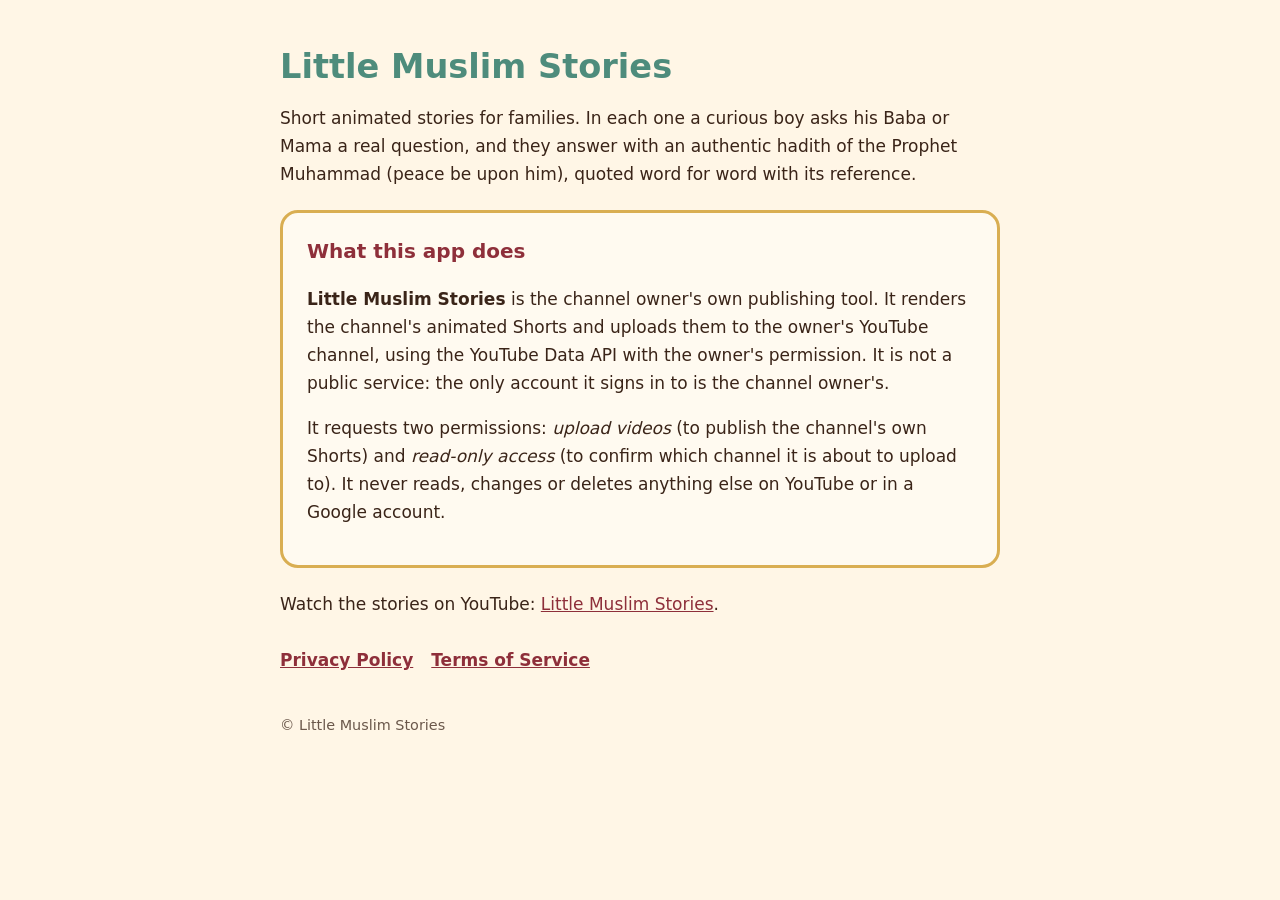
<file: index.html>
<!doctype html>
<html lang="en">
<head>
<meta charset="utf-8">
<meta name="viewport" content="width=device-width, initial-scale=1">
<meta name="google-site-verification" content="rFGk67X8x3Eu3S3_AU2sZNuVIUm1pkw4C7IswVCEiKc" />
<title>Little Muslim Stories</title>
<meta name="description" content="Little Muslim Stories: short animated Islamic stories for families, published on YouTube.">
<link rel="stylesheet" href="style.css">
</head>
<body>
<main>
<h1>Little Muslim Stories</h1>
<p>Short animated stories for families. In each one a curious boy asks his Baba or Mama a real question, and they answer with an authentic hadith of the Prophet Muhammad (peace be upon him), quoted word for word with its reference.</p>

<div class="card">
<h2 style="margin-top:0">What this app does</h2>
<p><strong>Little Muslim Stories</strong> is the channel owner's own publishing tool. It renders the channel's animated Shorts and uploads them to the owner's YouTube channel, using the YouTube Data API with the owner's permission. It is not a public service: the only account it signs in to is the channel owner's.</p>
<p>It requests two permissions: <em>upload videos</em> (to publish the channel's own Shorts) and <em>read-only access</em> (to confirm which channel it is about to upload to). It never reads, changes or deletes anything else on YouTube or in a Google account.</p>
</div>

<p>Watch the stories on YouTube: <a href="https://www.youtube.com/channel/UC2u6boJHM7PnhLbVdqCeNrg">Little Muslim Stories</a>.</p>

<nav><a href="privacy.html">Privacy Policy</a><a href="terms.html">Terms of Service</a></nav>
<footer>&copy; Little Muslim Stories</footer>
</main>
</body>
</html>
</file>
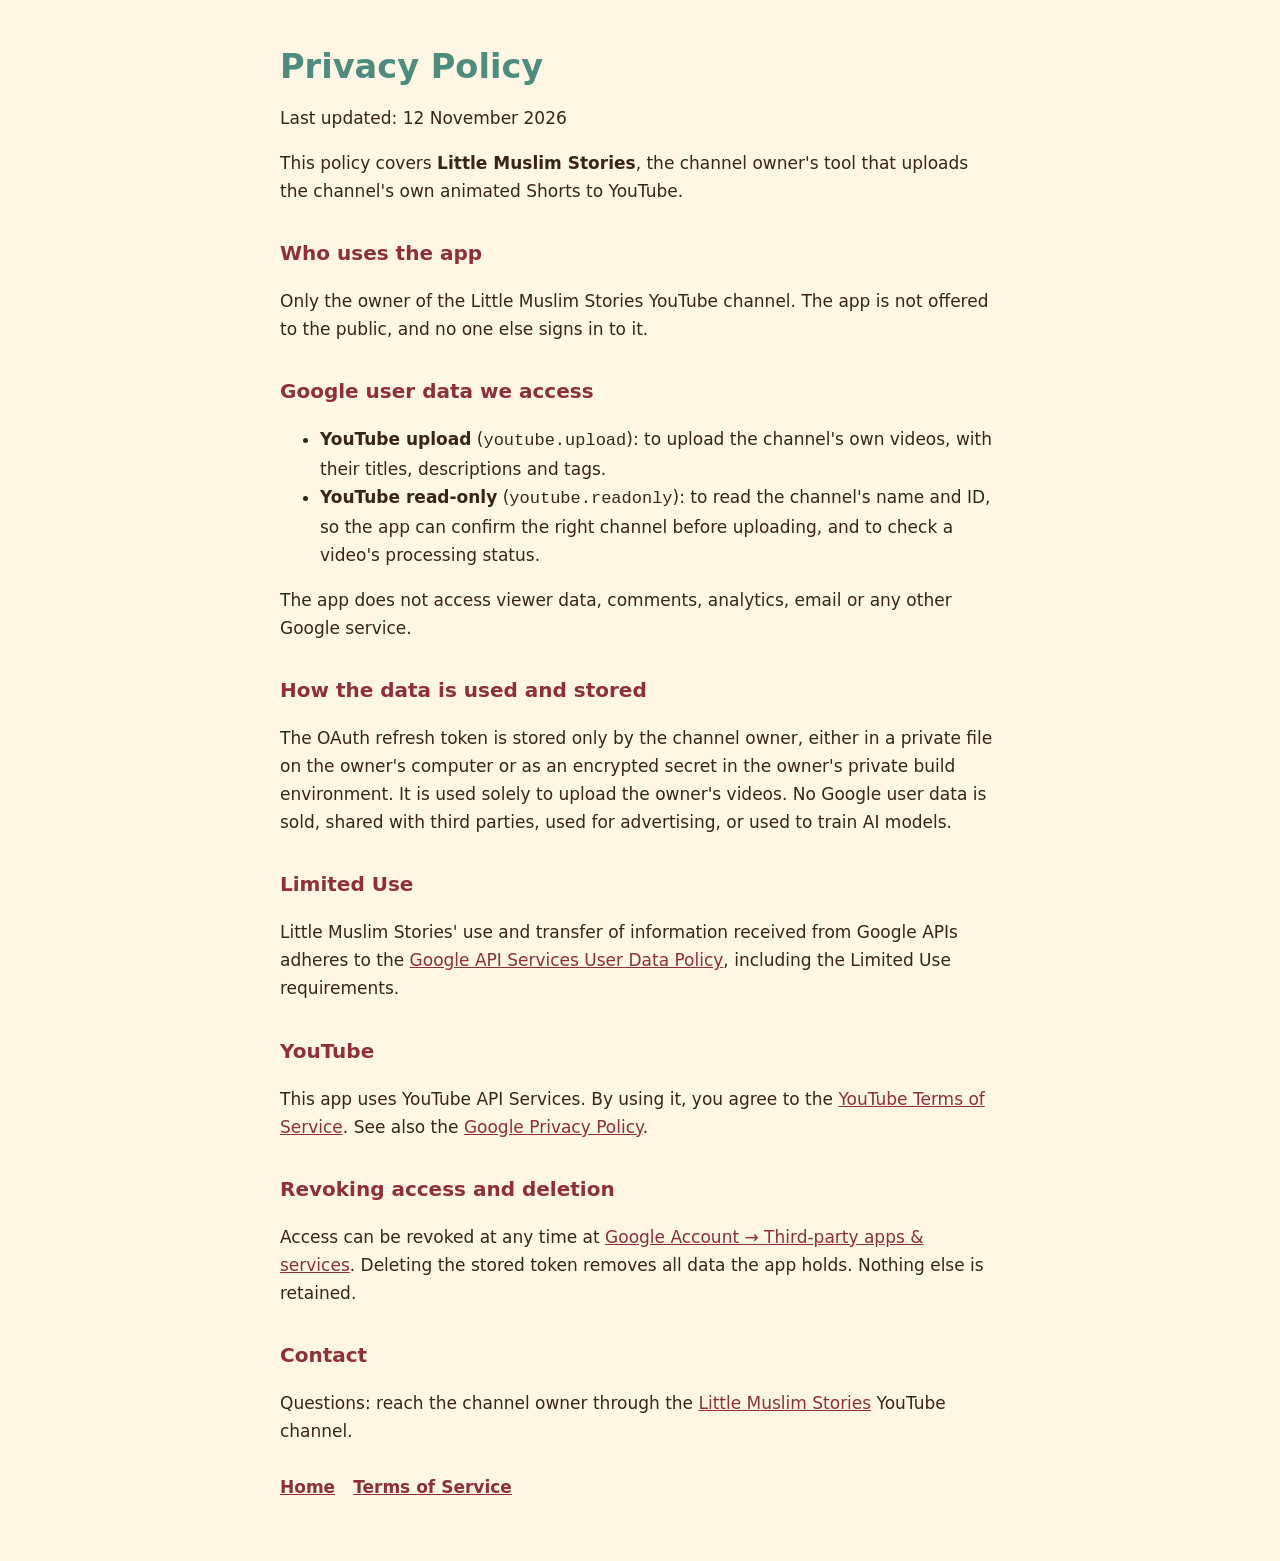
<file: privacy.html>
<!doctype html>
<html lang="en">
<head>
<meta charset="utf-8">
<meta name="viewport" content="width=device-width, initial-scale=1">
<title>Privacy Policy | Little Muslim Stories</title>
<link rel="stylesheet" href="style.css">
</head>
<body>
<main>
<h1>Privacy Policy</h1>
<p>Last updated: 12 November 2026</p>
<p>This policy covers <strong>Little Muslim Stories</strong>, the channel owner's tool that uploads the channel's own animated Shorts to YouTube.</p>

<h2>Who uses the app</h2>
<p>Only the owner of the Little Muslim Stories YouTube channel. The app is not offered to the public, and no one else signs in to it.</p>

<h2>Google user data we access</h2>
<ul>
<li><strong>YouTube upload</strong> (<code>youtube.upload</code>): to upload the channel's own videos, with their titles, descriptions and tags.</li>
<li><strong>YouTube read-only</strong> (<code>youtube.readonly</code>): to read the channel's name and ID, so the app can confirm the right channel before uploading, and to check a video's processing status.</li>
</ul>
<p>The app does not access viewer data, comments, analytics, email or any other Google service.</p>

<h2>How the data is used and stored</h2>
<p>The OAuth refresh token is stored only by the channel owner, either in a private file on the owner's computer or as an encrypted secret in the owner's private build environment. It is used solely to upload the owner's videos. No Google user data is sold, shared with third parties, used for advertising, or used to train AI models.</p>

<h2>Limited Use</h2>
<p>Little Muslim Stories' use and transfer of information received from Google APIs adheres to the <a href="https://developers.google.com/terms/api-services-user-data-policy">Google API Services User Data Policy</a>, including the Limited Use requirements.</p>

<h2>YouTube</h2>
<p>This app uses YouTube API Services. By using it, you agree to the <a href="https://www.youtube.com/t/terms">YouTube Terms of Service</a>. See also the <a href="https://policies.google.com/privacy">Google Privacy Policy</a>.</p>

<h2>Revoking access and deletion</h2>
<p>Access can be revoked at any time at <a href="https://myaccount.google.com/permissions">Google Account → Third-party apps &amp; services</a>. Deleting the stored token removes all data the app holds. Nothing else is retained.</p>

<h2>Contact</h2>
<p>Questions: reach the channel owner through the <a href="https://www.youtube.com/channel/UC2u6boJHM7PnhLbVdqCeNrg">Little Muslim Stories</a> YouTube channel.</p>

<nav><a href="index.html">Home</a><a href="terms.html">Terms of Service</a></nav>
</main>
</body>
</html>
</file>
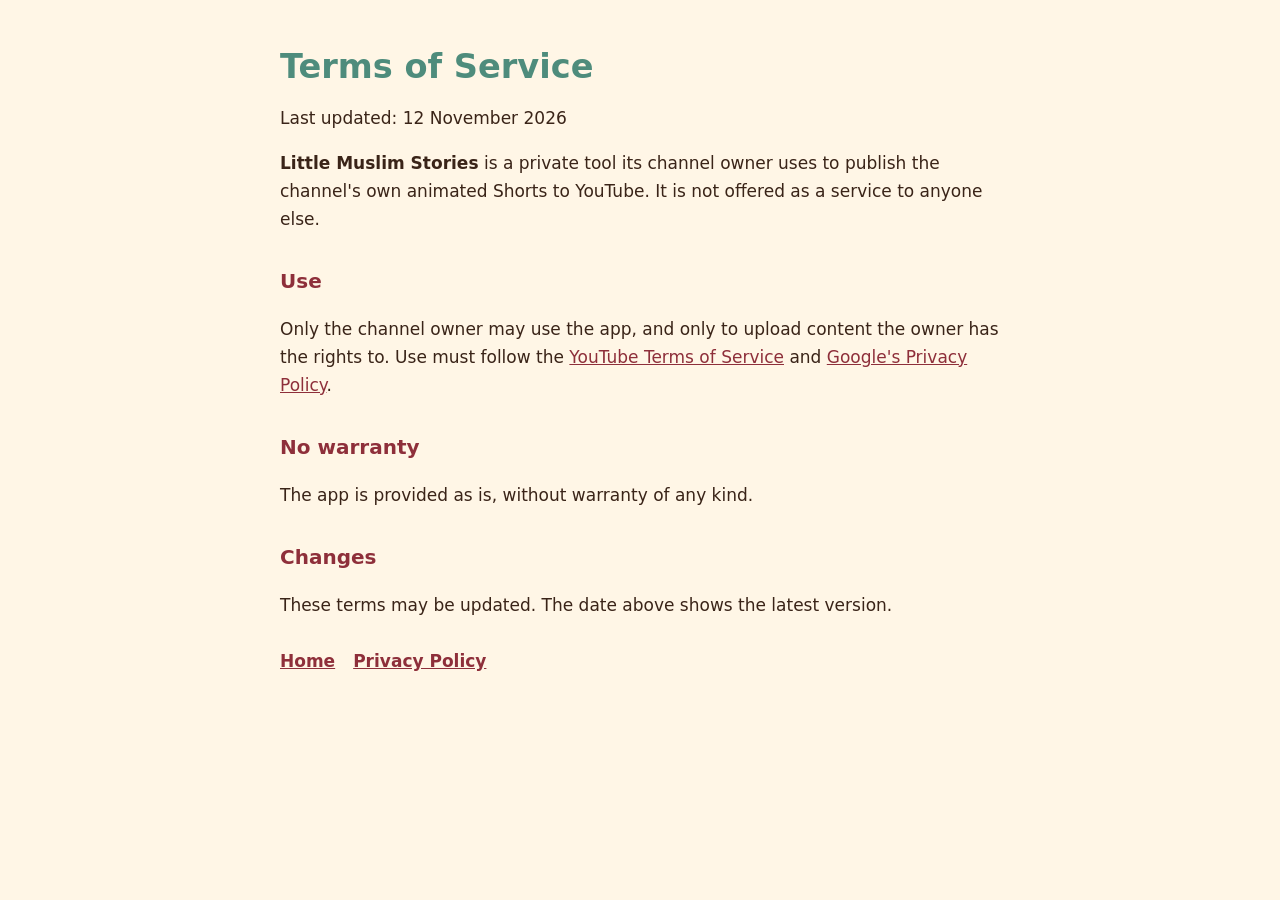
<file: terms.html>
<!doctype html>
<html lang="en">
<head>
<meta charset="utf-8">
<meta name="viewport" content="width=device-width, initial-scale=1">
<title>Terms of Service | Little Muslim Stories</title>
<link rel="stylesheet" href="style.css">
</head>
<body>
<main>
<h1>Terms of Service</h1>
<p>Last updated: 12 November 2026</p>
<p><strong>Little Muslim Stories</strong> is a private tool its channel owner uses to publish the channel's own animated Shorts to YouTube. It is not offered as a service to anyone else.</p>
<h2>Use</h2>
<p>Only the channel owner may use the app, and only to upload content the owner has the rights to. Use must follow the <a href="https://www.youtube.com/t/terms">YouTube Terms of Service</a> and <a href="https://policies.google.com/privacy">Google's Privacy Policy</a>.</p>
<h2>No warranty</h2>
<p>The app is provided as is, without warranty of any kind.</p>
<h2>Changes</h2>
<p>These terms may be updated. The date above shows the latest version.</p>
<nav><a href="index.html">Home</a><a href="privacy.html">Privacy Policy</a></nav>
</main>
</body>
</html>
</file>
<file: style.css>
:root{--ink:#3a2418;--teal:#4e8c7c;--maroon:#8e2f3a;--gold:#d9ae52;--paper:#fffaf0;--bg:#fff6e6}
*{box-sizing:border-box}body{margin:0;background:var(--bg);color:var(--ink);font:17px/1.65 system-ui,-apple-system,Segoe UI,Roboto,sans-serif}
main{max-width:760px;margin:0 auto;padding:48px 20px 64px}
h1{color:var(--teal);font-size:2.1rem;line-height:1.15;margin:0 0 6px}h2{color:var(--maroon);font-size:1.25rem;margin:32px 0 8px}
.card{background:var(--paper);border:3px solid var(--gold);border-radius:18px;padding:22px 24px;margin:22px 0}
a{color:var(--maroon)}nav{display:flex;gap:18px;flex-wrap:wrap;margin-top:28px;font-weight:600}
footer{margin-top:40px;font-size:.9rem;opacity:.75}
</file>
